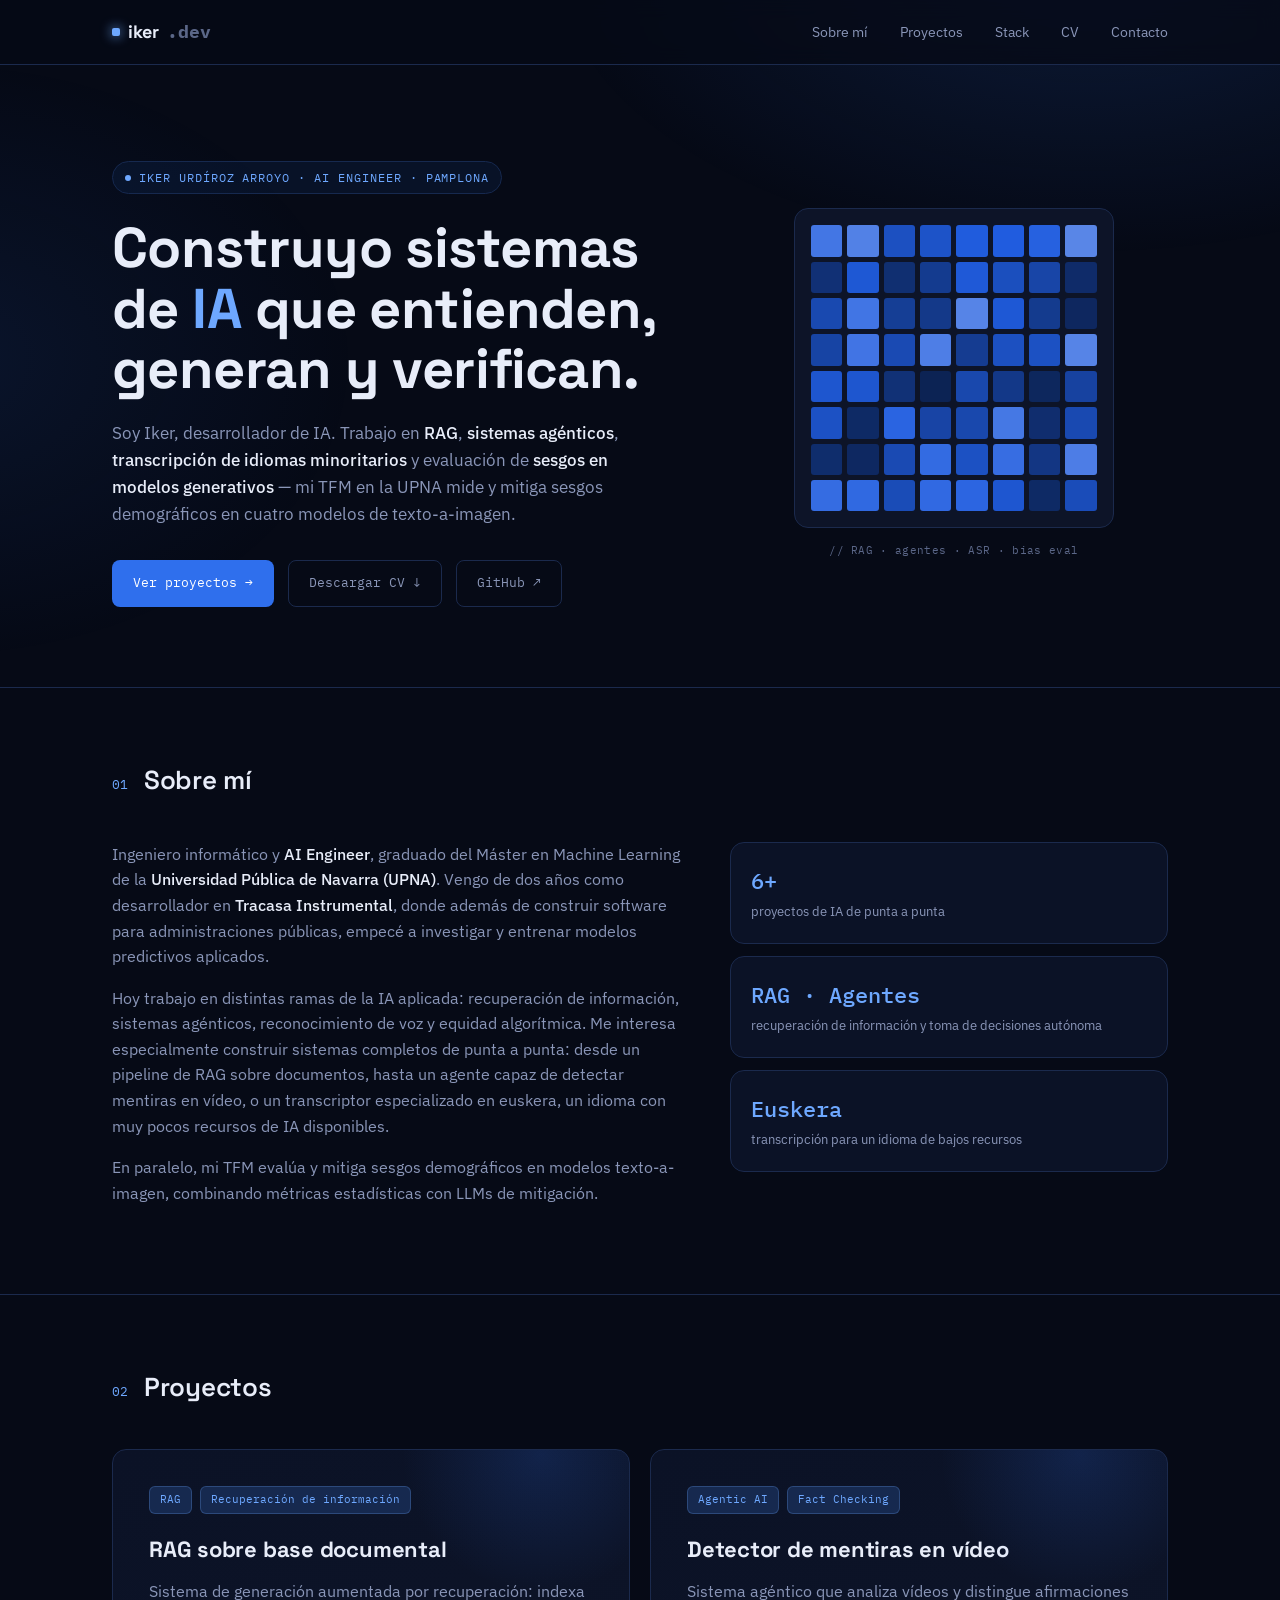
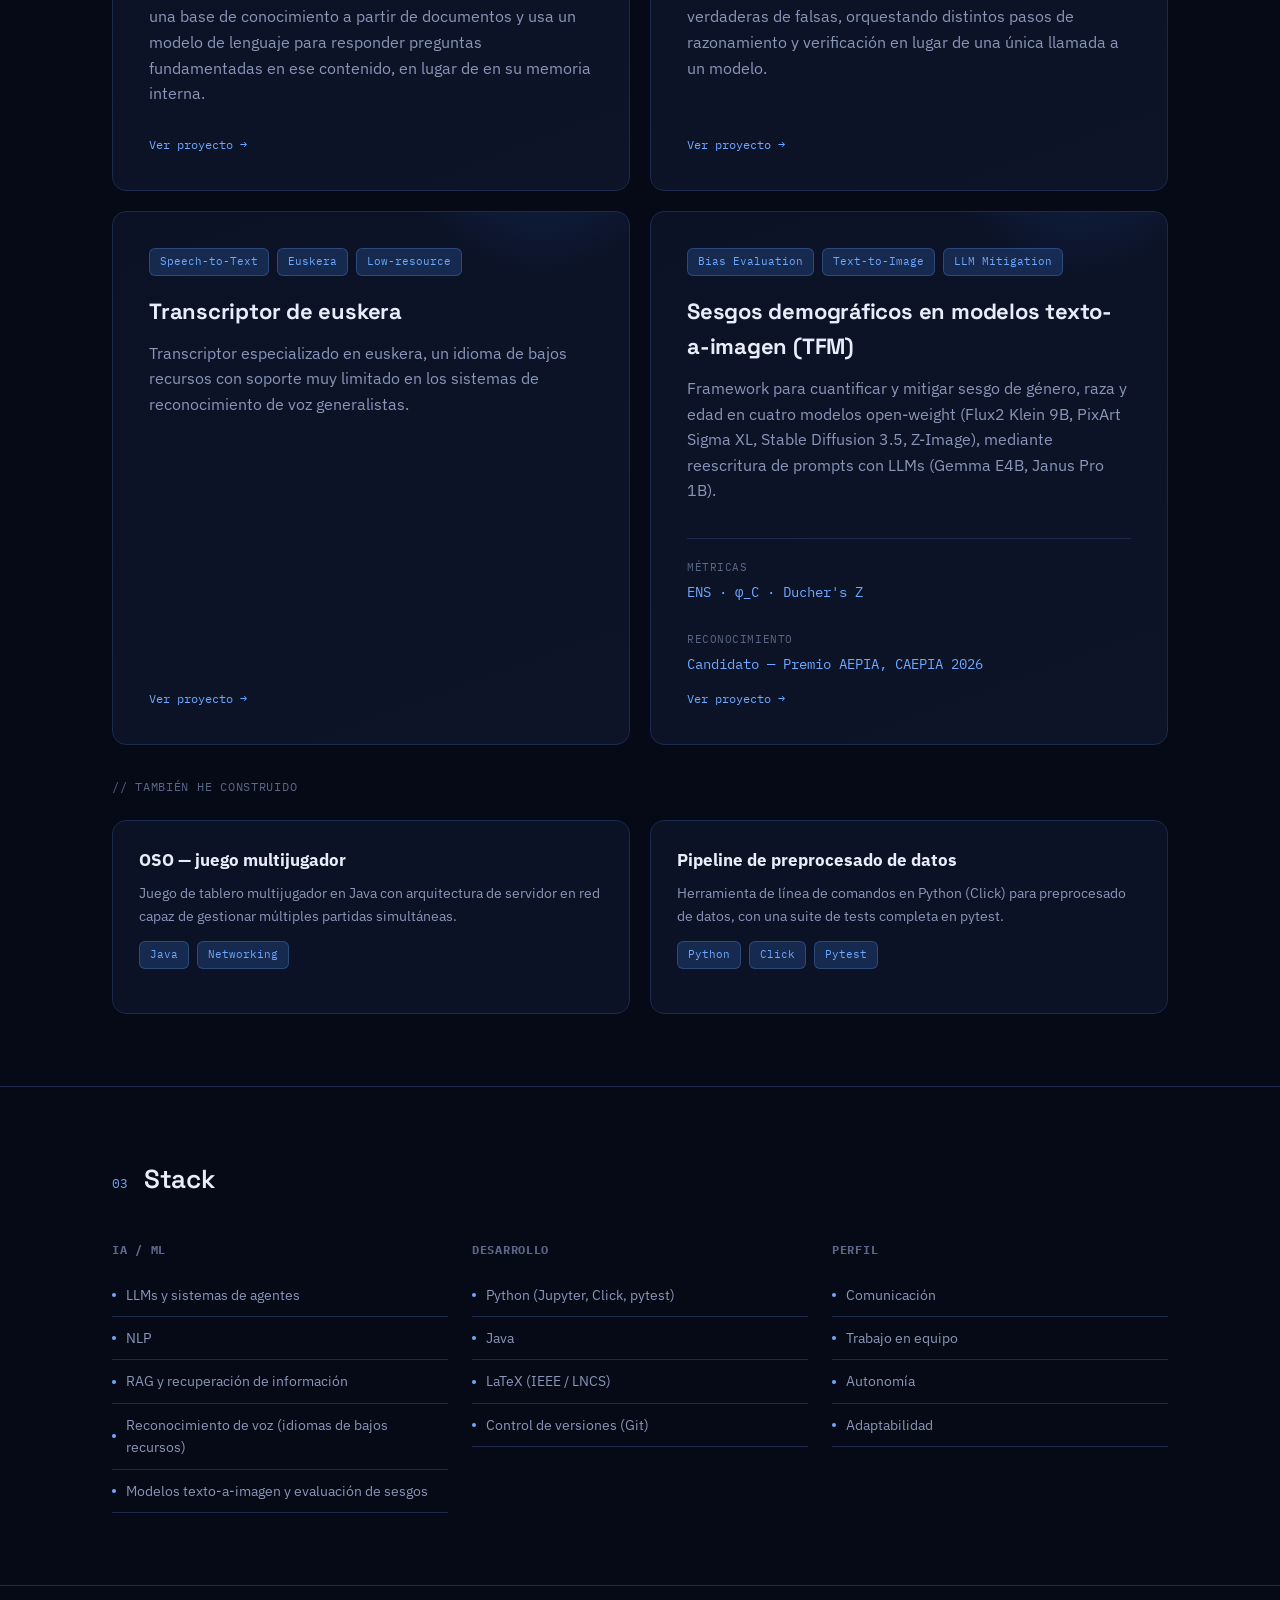
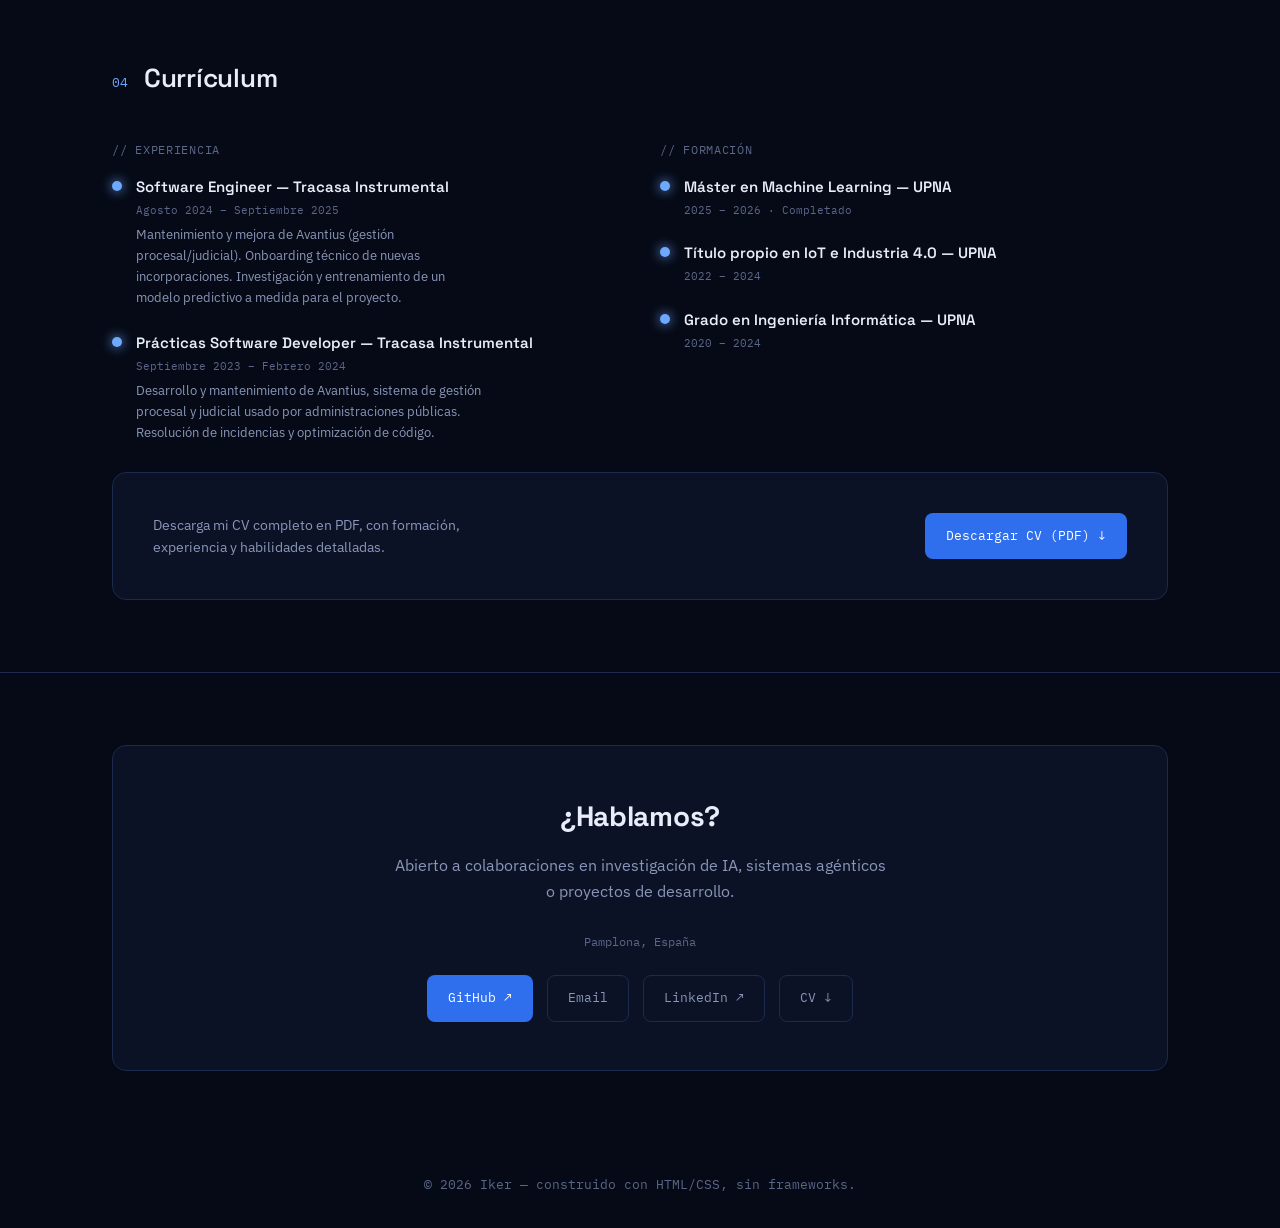
<file: index.html>
<!DOCTYPE html>
<html lang="es">
<head>
<meta charset="UTF-8">
<meta name="viewport" content="width=device-width, initial-scale=1.0">
<title>Iker Urdíroz Arroyo — AI Engineer</title>
<link rel="preconnect" href="https://fonts.googleapis.com">
<link rel="preconnect" href="https://fonts.gstatic.com" crossorigin>
<link href="https://fonts.googleapis.com/css2?family=Space+Grotesk:wght@400;500;600;700&family=IBM+Plex+Sans:wght@400;500;600&family=IBM+Plex+Mono:wght@400;500&display=swap" rel="stylesheet">
<link rel="stylesheet" href="styles.css">
</head>
<body>

<nav>
  <div class="wrap">
    <div class="brand"><span class="dot"></span>iker<span class="mono" style="color:var(--text-faint)">.dev</span></div>
    <div class="navlinks">
      <a href="#about">Sobre mí</a>
      <a href="#proyectos">Proyectos</a>
      <a href="#skills">Stack</a>
      <a href="#cv">CV</a>
      <a href="#contacto">Contacto</a>
    </div>
  </div>
</nav>

<div class="wrap">
  <header class="hero">
    <div>
      <div class="eyebrow"><span class="pulse"></span>Iker Urdíroz Arroyo · AI Engineer · Pamplona</div>
      <h1 class="title">Construyo sistemas de <span class="accent">IA</span> que entienden, generan y verifican.</h1>
      <p class="lede">Soy Iker, desarrollador de IA. Trabajo en <strong>RAG</strong>, <strong>sistemas agénticos</strong>, <strong>transcripción de idiomas minoritarios</strong> y evaluación de <strong>sesgos en modelos generativos</strong> — mi TFM en la UPNA mide y mitiga sesgos demográficos en cuatro modelos de texto-a-imagen.</p>
      <div class="cta-row">
        <a href="#proyectos" class="btn btn-primary">Ver proyectos →</a>
        <a href="Iker_Urdiroz_CV_Final.pdf" class="btn btn-ghost" download>Descargar CV ↓</a>
        <a href="https://github.com/ikerua" class="btn btn-ghost">GitHub ↗</a>
      </div>
    </div>
    <div class="heatmap-wrap">
      <div class="heatmap" id="heatmap"></div>
      <div class="heatmap-caption">// RAG · agentes · ASR · bias eval</div>
    </div>
  </header>
</div>

<section id="about">
  <div class="wrap">
    <div class="section-head"><span class="section-num">01</span><h2>Sobre mí</h2></div>
    <div class="about-grid">
      <div class="about-text">
        <p>Ingeniero informático y <strong>AI Engineer</strong>, graduado del Máster en Machine Learning de la <strong>Universidad Pública de Navarra (UPNA)</strong>. Vengo de dos años como desarrollador en <strong>Tracasa Instrumental</strong>, donde además de construir software para administraciones públicas, empecé a investigar y entrenar modelos predictivos aplicados.</p>
        <p>Hoy trabajo en distintas ramas de la IA aplicada: recuperación de información, sistemas agénticos, reconocimiento de voz y equidad algorítmica. Me interesa especialmente construir sistemas completos de punta a punta: desde un pipeline de RAG sobre documentos, hasta un agente capaz de detectar mentiras en vídeo, o un transcriptor especializado en euskera, un idioma con muy pocos recursos de IA disponibles.</p>
        <p>En paralelo, mi TFM evalúa y mitiga sesgos demográficos en modelos texto-a-imagen, combinando métricas estadísticas con LLMs de mitigación.</p>
      </div>
      <div>
        <div class="stat-card"><div class="k">6+</div><div class="v">proyectos de IA de punta a punta</div></div>
        <div class="stat-card"><div class="k">RAG · Agentes</div><div class="v">recuperación de información y toma de decisiones autónoma</div></div>
        <div class="stat-card"><div class="k">Euskera</div><div class="v">transcripción para un idioma de bajos recursos</div></div>
      </div>
    </div>
  </div>
</section>

<section id="proyectos">
  <div class="wrap">
    <div class="section-head"><span class="section-num">02</span><h2>Proyectos</h2></div>

    <div class="feature-grid">

      <a href="proyectos/rag.html" class="project-feature">
        <div class="tag-row">
          <span class="tag">RAG</span>
          <span class="tag">Recuperación de información</span>
        </div>
        <h3>RAG sobre base documental</h3>
        <p>Sistema de generación aumentada por recuperación: indexa una base de conocimiento a partir de documentos y usa un modelo de lenguaje para responder preguntas fundamentadas en ese contenido, en lugar de en su memoria interna.</p>
        <span class="card-link">Ver proyecto →</span>
      </a>

      <a href="proyectos/fact-detector.html" class="project-feature">
        <div class="tag-row">
          <span class="tag">Agentic AI</span>
          <span class="tag">Fact Checking</span>
        </div>
        <h3>Detector de mentiras en vídeo</h3>
        <p>Sistema agéntico que analiza vídeos y distingue afirmaciones verdaderas de falsas, orquestando distintos pasos de razonamiento y verificación en lugar de una única llamada a un modelo.</p>
        <span class="card-link">Ver proyecto →</span>
      </a>

      <a href="proyectos/euskera.html" class="project-feature">
        <div class="tag-row">
          <span class="tag">Speech-to-Text</span>
          <span class="tag">Euskera</span>
          <span class="tag">Low-resource</span>
        </div>
        <h3>Transcriptor de euskera</h3>
        <p>Transcriptor especializado en euskera, un idioma de bajos recursos con soporte muy limitado en los sistemas de reconocimiento de voz generalistas.</p>
        <span class="card-link">Ver proyecto →</span>
      </a>

      <a href="proyectos/tfm.html" class="project-feature">
        <div class="tag-row">
          <span class="tag">Bias Evaluation</span>
          <span class="tag">Text-to-Image</span>
          <span class="tag">LLM Mitigation</span>
        </div>
        <h3>Sesgos demográficos en modelos texto-a-imagen (TFM)</h3>
        <p>Framework para cuantificar y mitigar sesgo de género, raza y edad en cuatro modelos open-weight (Flux2 Klein 9B, PixArt Sigma XL, Stable Diffusion 3.5, Z-Image), mediante reescritura de prompts con LLMs (Gemma E4B, Janus Pro 1B).</p>
        <div class="metric-row">
          <div class="metric"><div class="m-label">Métricas</div><div class="m-val">ENS · φ_C · Ducher's Z</div></div>
          <div class="metric"><div class="m-label">Reconocimiento</div><div class="m-val">Candidato — Premio AEPIA, CAEPIA 2026</div></div>
        </div>
        <span class="card-link">Ver proyecto →</span>
      </a>

    </div>

    <div class="sub-label">// también he construido</div>
    <div class="project-grid">
      <div class="project-card">
        <h4>OSO — juego multijugador</h4>
        <p>Juego de tablero multijugador en Java con arquitectura de servidor en red capaz de gestionar múltiples partidas simultáneas.</p>
        <div class="tag-row"><span class="tag">Java</span><span class="tag">Networking</span></div>
      </div>
      <div class="project-card">
        <h4>Pipeline de preprocesado de datos</h4>
        <p>Herramienta de línea de comandos en Python (Click) para preprocesado de datos, con una suite de tests completa en pytest.</p>
        <div class="tag-row"><span class="tag">Python</span><span class="tag">Click</span><span class="tag">Pytest</span></div>
      </div>
    </div>
  </div>
</section>

<section id="skills">
  <div class="wrap">
    <div class="section-head"><span class="section-num">03</span><h2>Stack</h2></div>
    <div class="skills-grid">
      <div class="skill-col">
        <h4>IA / ML</h4>
        <ul>
          <li>LLMs y sistemas de agentes</li>
          <li>NLP</li>
          <li>RAG y recuperación de información</li>
          <li>Reconocimiento de voz (idiomas de bajos recursos)</li>
          <li>Modelos texto-a-imagen y evaluación de sesgos</li>
        </ul>
      </div>
      <div class="skill-col">
        <h4>Desarrollo</h4>
        <ul>
          <li>Python (Jupyter, Click, pytest)</li>
          <li>Java</li>
          <li>LaTeX (IEEE / LNCS)</li>
          <li>Control de versiones (Git)</li>
        </ul>
      </div>
      <div class="skill-col">
        <h4>Perfil</h4>
        <ul>
          <li>Comunicación</li>
          <li>Trabajo en equipo</li>
          <li>Autonomía</li>
          <li>Adaptabilidad</li>
        </ul>
      </div>
    </div>
  </div>
</section>

<section id="cv">
  <div class="wrap">
    <div class="section-head"><span class="section-num">04</span><h2>Currículum</h2></div>

    <div class="cv-columns">
      <div>
        <div class="sub-label" style="margin-top:0;">// experiencia</div>
        <div class="timeline-item">
          <div class="timeline-dot"></div>
          <div>
            <div class="timeline-title">Software Engineer — Tracasa Instrumental</div>
            <div class="timeline-sub">Agosto 2024 – Septiembre 2025</div>
            <div class="timeline-desc">Mantenimiento y mejora de Avantius (gestión procesal/judicial). Onboarding técnico de nuevas incorporaciones. Investigación y entrenamiento de un modelo predictivo a medida para el proyecto.</div>
          </div>
        </div>
        <div class="timeline-item">
          <div class="timeline-dot"></div>
          <div>
            <div class="timeline-title">Prácticas Software Developer — Tracasa Instrumental</div>
            <div class="timeline-sub">Septiembre 2023 – Febrero 2024</div>
            <div class="timeline-desc">Desarrollo y mantenimiento de Avantius, sistema de gestión procesal y judicial usado por administraciones públicas. Resolución de incidencias y optimización de código.</div>
          </div>
        </div>
      </div>

      <div>
        <div class="sub-label" style="margin-top:0;">// formación</div>
        <div class="timeline-item">
          <div class="timeline-dot"></div>
          <div>
            <div class="timeline-title">Máster en Machine Learning — UPNA</div>
            <div class="timeline-sub">2025 – 2026 · Completado</div>
          </div>
        </div>
        <div class="timeline-item">
          <div class="timeline-dot"></div>
          <div>
            <div class="timeline-title">Título propio en IoT e Industria 4.0 — UPNA</div>
            <div class="timeline-sub">2022 – 2024</div>
          </div>
        </div>
        <div class="timeline-item">
          <div class="timeline-dot"></div>
          <div>
            <div class="timeline-title">Grado en Ingeniería Informática — UPNA</div>
            <div class="timeline-sub">2020 – 2024</div>
          </div>
        </div>
      </div>
    </div>

    <div class="cv-box">
      <p class="cv-note">Descarga mi CV completo en PDF, con formación, experiencia y habilidades detalladas.</p>
      <a href="Iker_Urdiroz_CV_Final.pdf" class="btn btn-primary cv-btn" download>Descargar CV (PDF) ↓</a>
    </div>
  </div>
</section>

<section id="contacto">
  <div class="wrap">
    <div class="contact-box">
      <h2>¿Hablamos?</h2>
      <p>Abierto a colaboraciones en investigación de IA, sistemas agénticos o proyectos de desarrollo.</p>
      <div class="contact-meta mono">Pamplona, España</div>
      <div class="contact-links">
        <a href="https://github.com/ikerua" class="btn btn-primary">GitHub ↗</a>
        <a href="mailto:ikerurdirozarroyo@gmail.com" class="btn btn-ghost">Email</a>
        <a href="https://www.linkedin.com/in/iker-urdiroz-arroyo" class="btn btn-ghost">LinkedIn ↗</a>
        <a href="Iker_Urdiroz_CV_Final.pdf" class="btn btn-ghost" download>CV ↓</a>
      </div>
    </div>
  </div>
</section>

<footer>
  <div class="wrap mono">© 2026 Iker — construido con HTML/CSS, sin frameworks.</div>
</footer>

<script>
  // build heatmap grid with pseudo-random blue intensities, deterministic seed
  const grid = document.getElementById('heatmap');
  const N = 64;
  let seed = 42;
  function rand(){ seed = (seed * 9301 + 49297) % 233280; return seed / 233280; }
  for(let i=0;i<N;i++){
    const cell = document.createElement('div');
    cell.className = 'cell';
    const intensity = rand();
    const light = 18 + intensity*45;
    cell.style.background = `hsl(221, 75%, ${light}%)`;
    cell.style.animationDelay = (rand()*5).toFixed(2)+'s';
    grid.appendChild(cell);
  }
</script>

</body>
</html>
</file>
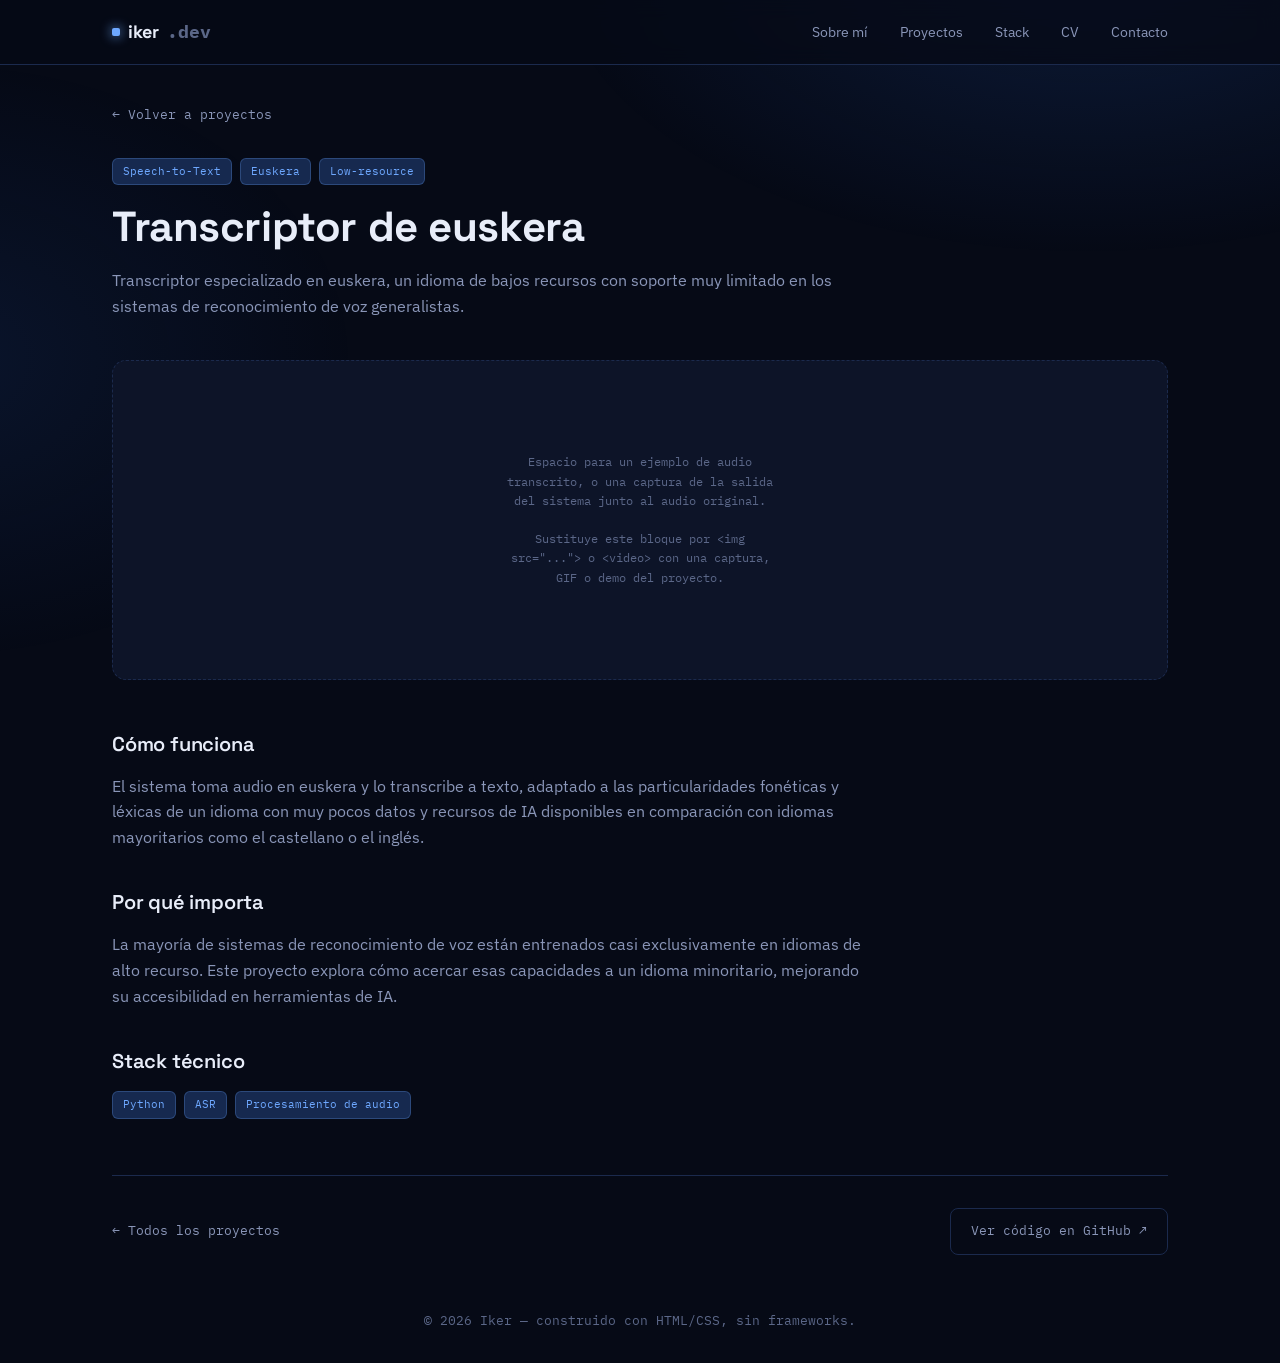
<file: euskera.html>
<!DOCTYPE html>
<html lang="es">
<head>
<meta charset="UTF-8">
<meta name="viewport" content="width=device-width, initial-scale=1.0">
<title>Transcriptor de euskera — Iker Urdíroz Arroyo</title>
<link rel="preconnect" href="https://fonts.googleapis.com">
<link rel="preconnect" href="https://fonts.gstatic.com" crossorigin>
<link href="https://fonts.googleapis.com/css2?family=Space+Grotesk:wght@400;500;600;700&family=IBM+Plex+Sans:wght@400;500;600&family=IBM+Plex+Mono:wght@400;500&display=swap" rel="stylesheet">
<link rel="stylesheet" href="../styles.css">
</head>
<body>

<nav>
  <div class="wrap">
    <a href="../index.html" class="brand"><span class="dot"></span>iker<span class="mono" style="color:var(--text-faint)">.dev</span></a>
    <div class="navlinks">
      <a href="../index.html#about">Sobre mí</a>
      <a href="../index.html#proyectos">Proyectos</a>
      <a href="../index.html#skills">Stack</a>
      <a href="../index.html#cv">CV</a>
      <a href="../index.html#contacto">Contacto</a>
    </div>
  </div>
</nav>

<div class="wrap">
  <a href="../index.html#proyectos" class="back-link">← Volver a proyectos</a>

  <div class="project-hero">
    <div class="tag-row">
      <span class="tag">Speech-to-Text</span>
          <span class="tag">Euskera</span>
          <span class="tag">Low-resource</span>
    </div>
    <h1 class="project-title">Transcriptor de euskera</h1>
    <p class="project-lede">Transcriptor especializado en euskera, un idioma de bajos recursos con soporte muy limitado en los sistemas de reconocimiento de voz generalistas.</p>
  </div>

  <div class="media-placeholder">
    <div class="media-box">
      <span class="media-label">Espacio para un ejemplo de audio transcrito, o una captura de la salida del sistema junto al audio original.<br><br>Sustituye este bloque por &lt;img src="..."&gt; o &lt;video&gt; con una captura, GIF o demo del proyecto.</span>
    </div>
  </div>

  <div class="project-body">
      <h2>Cómo funciona</h2>
      <p>El sistema toma audio en euskera y lo transcribe a texto, adaptado a las particularidades fonéticas y léxicas de un idioma con muy pocos datos y recursos de IA disponibles en comparación con idiomas mayoritarios como el castellano o el inglés.</p>
      <h2>Por qué importa</h2>
      <p>La mayoría de sistemas de reconocimiento de voz están entrenados casi exclusivamente en idiomas de alto recurso. Este proyecto explora cómo acercar esas capacidades a un idioma minoritario, mejorando su accesibilidad en herramientas de IA.</p>
      <h2>Stack técnico</h2>
      <div class="tag-row">
          <span class="tag">Python</span>
          <span class="tag">ASR</span>
          <span class="tag">Procesamiento de audio</span>
      </div>
  </div>

  <div class="project-nav-footer">
    <a href="../index.html#proyectos" class="back-link" style="margin:0;">← Todos los proyectos</a>
    <a href="https://github.com/ikerua" class="btn btn-ghost">Ver código en GitHub ↗</a>
  </div>
</div>

<footer>
  <div class="wrap mono">© 2026 Iker — construido con HTML/CSS, sin frameworks.</div>
</footer>

</body>
</html>
</file>
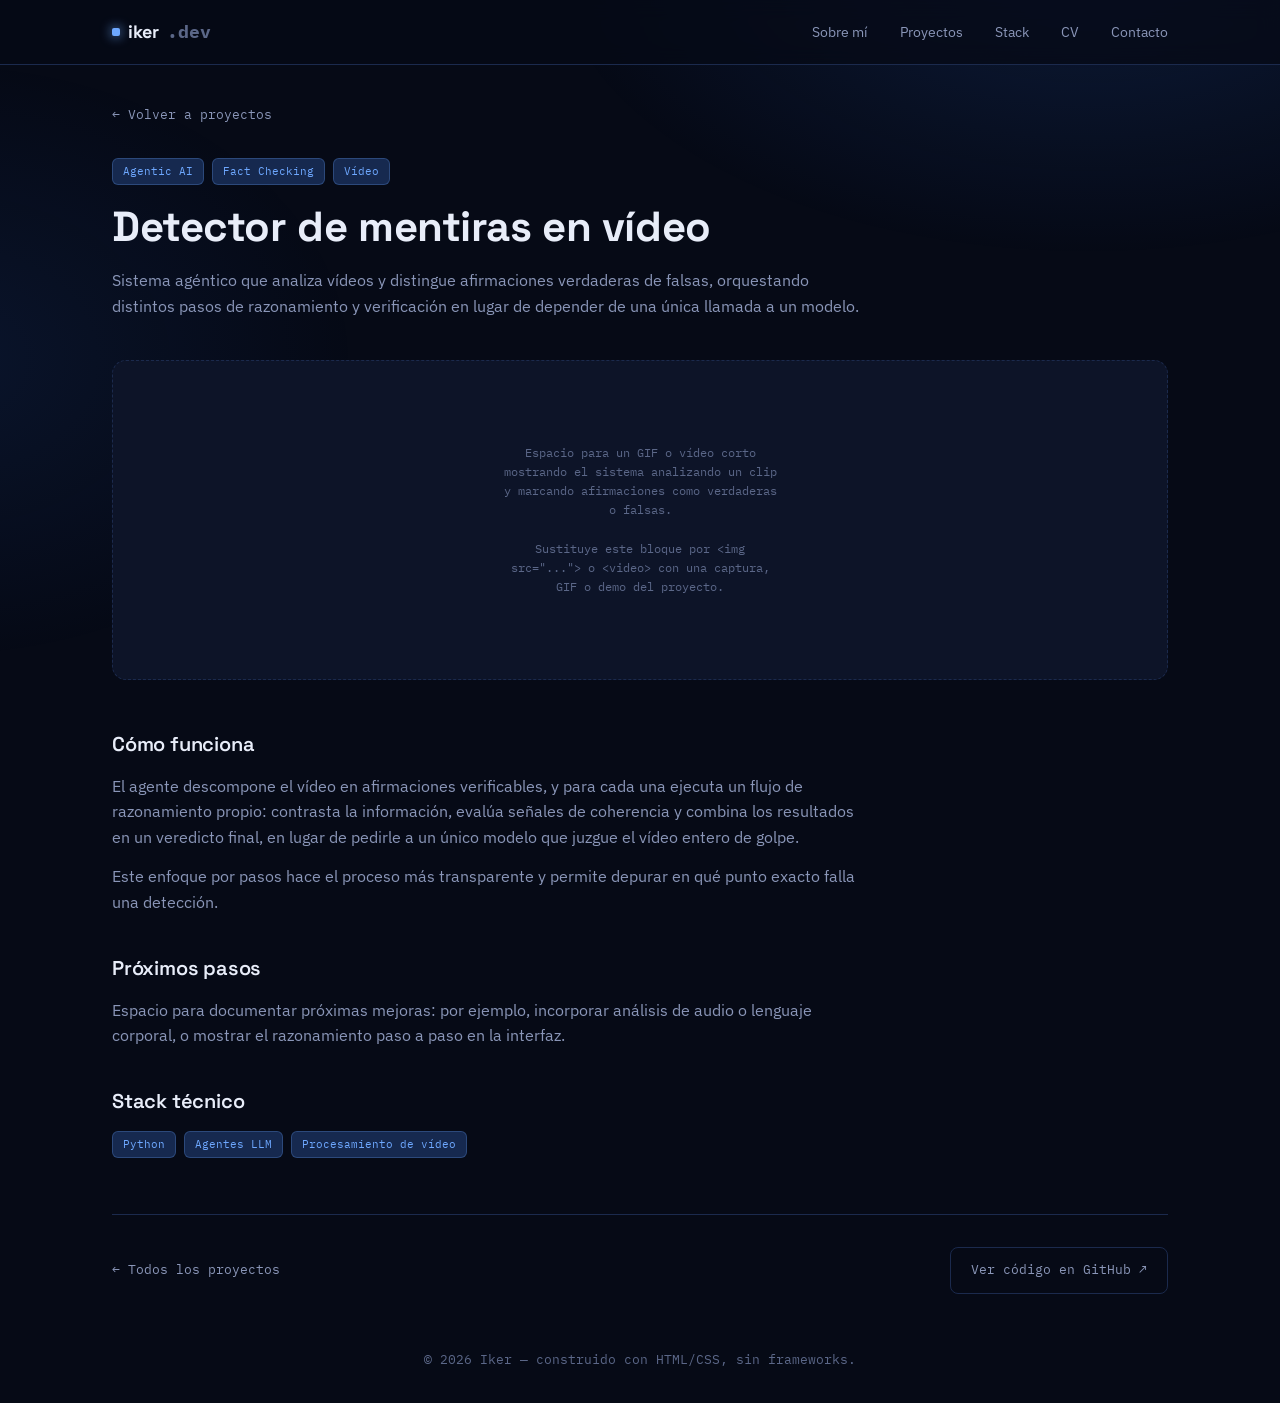
<file: fact-detector.html>
<!DOCTYPE html>
<html lang="es">
<head>
<meta charset="UTF-8">
<meta name="viewport" content="width=device-width, initial-scale=1.0">
<title>Detector de mentiras en vídeo — Iker Urdíroz Arroyo</title>
<link rel="preconnect" href="https://fonts.googleapis.com">
<link rel="preconnect" href="https://fonts.gstatic.com" crossorigin>
<link href="https://fonts.googleapis.com/css2?family=Space+Grotesk:wght@400;500;600;700&family=IBM+Plex+Sans:wght@400;500;600&family=IBM+Plex+Mono:wght@400;500&display=swap" rel="stylesheet">
<link rel="stylesheet" href="../styles.css">
</head>
<body>

<nav>
  <div class="wrap">
    <a href="../index.html" class="brand"><span class="dot"></span>iker<span class="mono" style="color:var(--text-faint)">.dev</span></a>
    <div class="navlinks">
      <a href="../index.html#about">Sobre mí</a>
      <a href="../index.html#proyectos">Proyectos</a>
      <a href="../index.html#skills">Stack</a>
      <a href="../index.html#cv">CV</a>
      <a href="../index.html#contacto">Contacto</a>
    </div>
  </div>
</nav>

<div class="wrap">
  <a href="../index.html#proyectos" class="back-link">← Volver a proyectos</a>

  <div class="project-hero">
    <div class="tag-row">
      <span class="tag">Agentic AI</span>
          <span class="tag">Fact Checking</span>
          <span class="tag">Vídeo</span>
    </div>
    <h1 class="project-title">Detector de mentiras en vídeo</h1>
    <p class="project-lede">Sistema agéntico que analiza vídeos y distingue afirmaciones verdaderas de falsas, orquestando distintos pasos de razonamiento y verificación en lugar de depender de una única llamada a un modelo.</p>
  </div>

  <div class="media-placeholder">
    <div class="media-box">
      <span class="media-label">Espacio para un GIF o vídeo corto mostrando el sistema analizando un clip y marcando afirmaciones como verdaderas o falsas.<br><br>Sustituye este bloque por &lt;img src="..."&gt; o &lt;video&gt; con una captura, GIF o demo del proyecto.</span>
    </div>
  </div>

  <div class="project-body">
      <h2>Cómo funciona</h2>
      <p>El agente descompone el vídeo en afirmaciones verificables, y para cada una ejecuta un flujo de razonamiento propio: contrasta la información, evalúa señales de coherencia y combina los resultados en un veredicto final, en lugar de pedirle a un único modelo que juzgue el vídeo entero de golpe.</p>
      <p>Este enfoque por pasos hace el proceso más transparente y permite depurar en qué punto exacto falla una detección.</p>
      <h2>Próximos pasos</h2>
      <p>Espacio para documentar próximas mejoras: por ejemplo, incorporar análisis de audio o lenguaje corporal, o mostrar el razonamiento paso a paso en la interfaz.</p>
      <h2>Stack técnico</h2>
      <div class="tag-row">
          <span class="tag">Python</span>
          <span class="tag">Agentes LLM</span>
          <span class="tag">Procesamiento de vídeo</span>
      </div>
  </div>

  <div class="project-nav-footer">
    <a href="../index.html#proyectos" class="back-link" style="margin:0;">← Todos los proyectos</a>
    <a href="https://github.com/ikerua" class="btn btn-ghost">Ver código en GitHub ↗</a>
  </div>
</div>

<footer>
  <div class="wrap mono">© 2026 Iker — construido con HTML/CSS, sin frameworks.</div>
</footer>

</body>
</html>
</file>
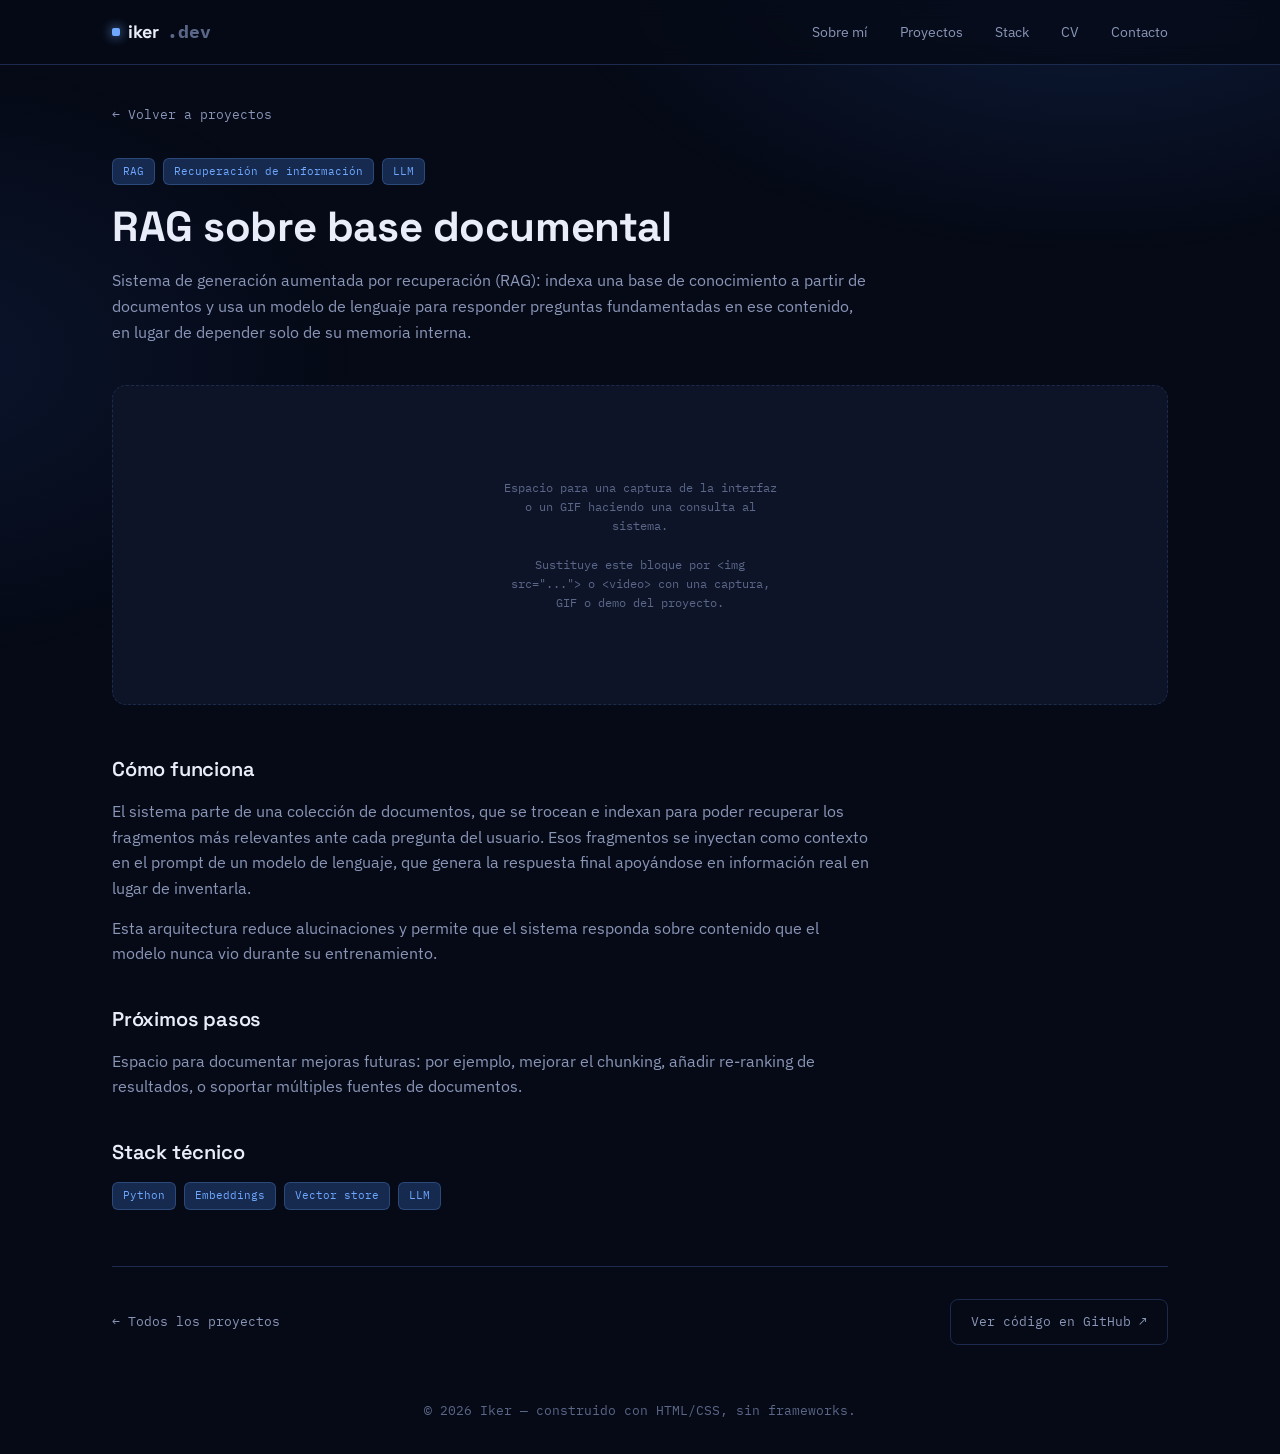
<file: rag.html>
<!DOCTYPE html>
<html lang="es">
<head>
<meta charset="UTF-8">
<meta name="viewport" content="width=device-width, initial-scale=1.0">
<title>RAG sobre base documental — Iker Urdíroz Arroyo</title>
<link rel="preconnect" href="https://fonts.googleapis.com">
<link rel="preconnect" href="https://fonts.gstatic.com" crossorigin>
<link href="https://fonts.googleapis.com/css2?family=Space+Grotesk:wght@400;500;600;700&family=IBM+Plex+Sans:wght@400;500;600&family=IBM+Plex+Mono:wght@400;500&display=swap" rel="stylesheet">
<link rel="stylesheet" href="../styles.css">
</head>
<body>

<nav>
  <div class="wrap">
    <a href="../index.html" class="brand"><span class="dot"></span>iker<span class="mono" style="color:var(--text-faint)">.dev</span></a>
    <div class="navlinks">
      <a href="../index.html#about">Sobre mí</a>
      <a href="../index.html#proyectos">Proyectos</a>
      <a href="../index.html#skills">Stack</a>
      <a href="../index.html#cv">CV</a>
      <a href="../index.html#contacto">Contacto</a>
    </div>
  </div>
</nav>

<div class="wrap">
  <a href="../index.html#proyectos" class="back-link">← Volver a proyectos</a>

  <div class="project-hero">
    <div class="tag-row">
      <span class="tag">RAG</span>
          <span class="tag">Recuperación de información</span>
          <span class="tag">LLM</span>
    </div>
    <h1 class="project-title">RAG sobre base documental</h1>
    <p class="project-lede">Sistema de generación aumentada por recuperación (RAG): indexa una base de conocimiento a partir de documentos y usa un modelo de lenguaje para responder preguntas fundamentadas en ese contenido, en lugar de depender solo de su memoria interna.</p>
  </div>

  <div class="media-placeholder">
    <div class="media-box">
      <span class="media-label">Espacio para una captura de la interfaz o un GIF haciendo una consulta al sistema.<br><br>Sustituye este bloque por &lt;img src="..."&gt; o &lt;video&gt; con una captura, GIF o demo del proyecto.</span>
    </div>
  </div>

  <div class="project-body">
      <h2>Cómo funciona</h2>
      <p>El sistema parte de una colección de documentos, que se trocean e indexan para poder recuperar los fragmentos más relevantes ante cada pregunta del usuario. Esos fragmentos se inyectan como contexto en el prompt de un modelo de lenguaje, que genera la respuesta final apoyándose en información real en lugar de inventarla.</p>
      <p>Esta arquitectura reduce alucinaciones y permite que el sistema responda sobre contenido que el modelo nunca vio durante su entrenamiento.</p>
      <h2>Próximos pasos</h2>
      <p>Espacio para documentar mejoras futuras: por ejemplo, mejorar el chunking, añadir re-ranking de resultados, o soportar múltiples fuentes de documentos.</p>
      <h2>Stack técnico</h2>
      <div class="tag-row">
          <span class="tag">Python</span>
          <span class="tag">Embeddings</span>
          <span class="tag">Vector store</span>
          <span class="tag">LLM</span>
      </div>
  </div>

  <div class="project-nav-footer">
    <a href="../index.html#proyectos" class="back-link" style="margin:0;">← Todos los proyectos</a>
    <a href="https://github.com/ikerua" class="btn btn-ghost">Ver código en GitHub ↗</a>
  </div>
</div>

<footer>
  <div class="wrap mono">© 2026 Iker — construido con HTML/CSS, sin frameworks.</div>
</footer>

</body>
</html>
</file>
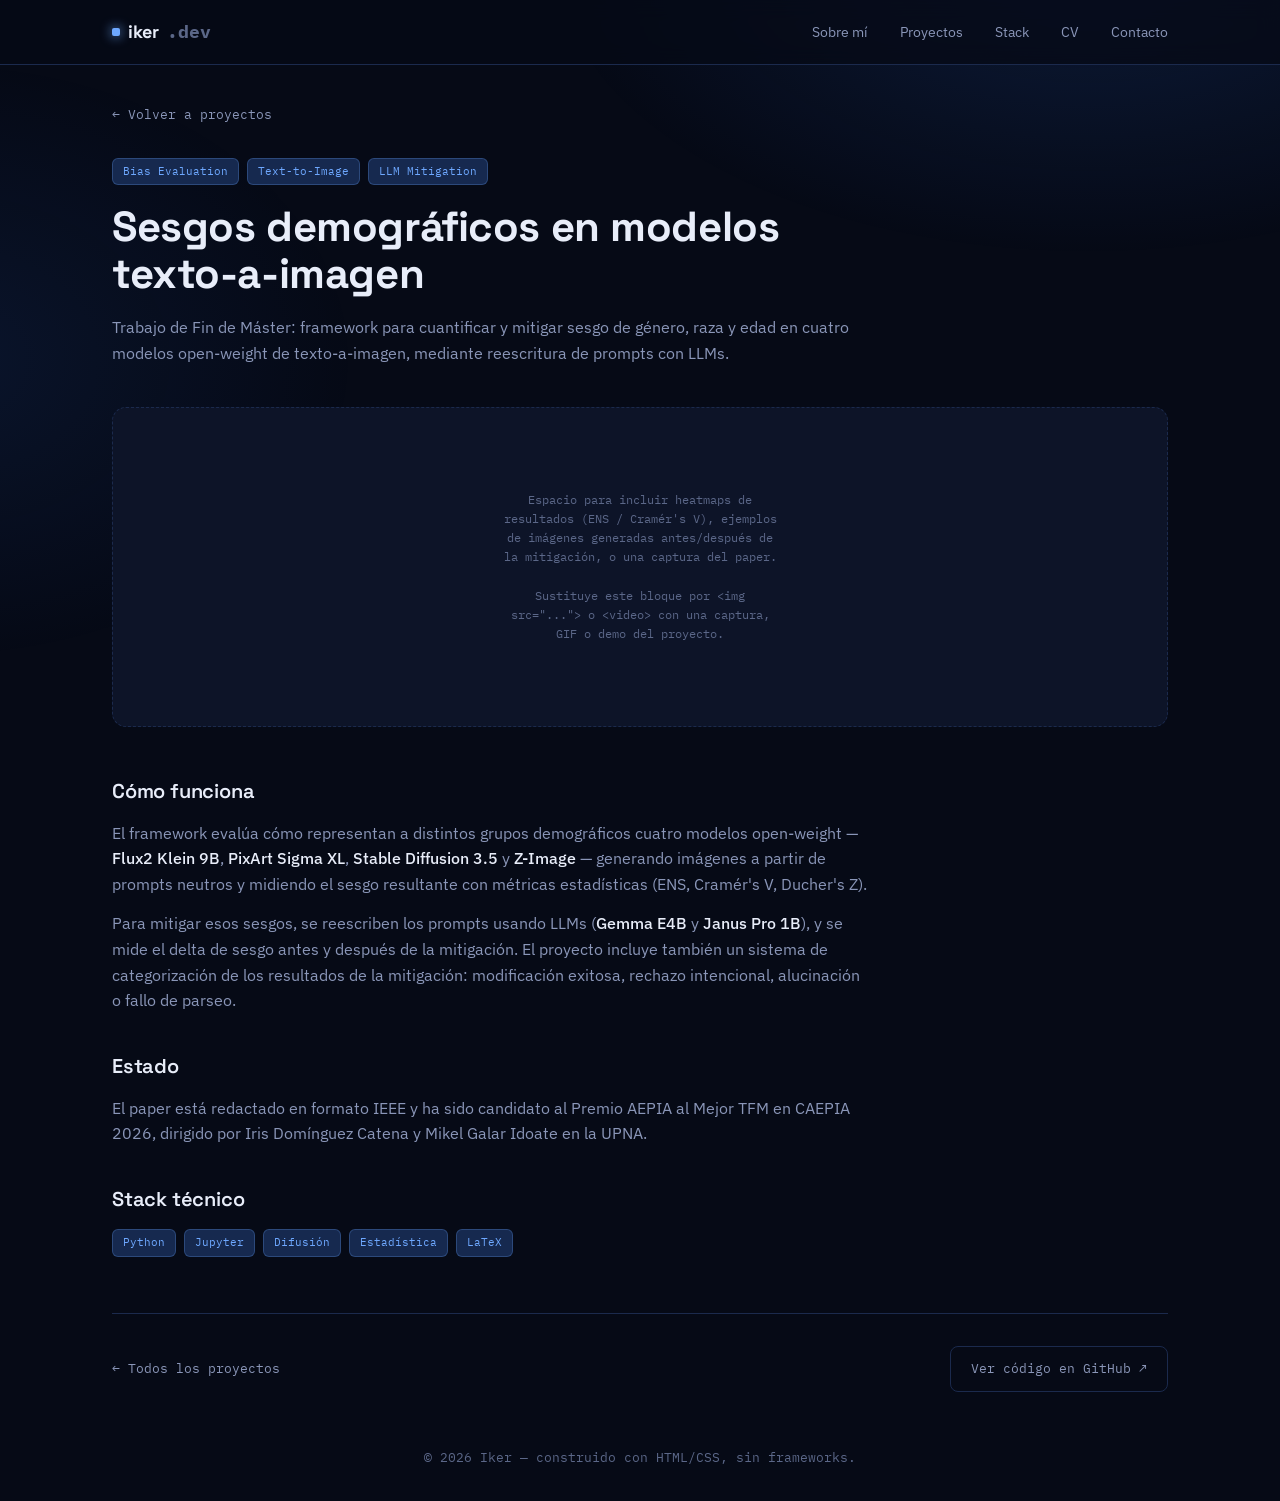
<file: tfm.html>
<!DOCTYPE html>
<html lang="es">
<head>
<meta charset="UTF-8">
<meta name="viewport" content="width=device-width, initial-scale=1.0">
<title>Sesgos demográficos en modelos texto-a-imagen — Iker Urdíroz Arroyo</title>
<link rel="preconnect" href="https://fonts.googleapis.com">
<link rel="preconnect" href="https://fonts.gstatic.com" crossorigin>
<link href="https://fonts.googleapis.com/css2?family=Space+Grotesk:wght@400;500;600;700&family=IBM+Plex+Sans:wght@400;500;600&family=IBM+Plex+Mono:wght@400;500&display=swap" rel="stylesheet">
<link rel="stylesheet" href="../styles.css">
</head>
<body>

<nav>
  <div class="wrap">
    <a href="../index.html" class="brand"><span class="dot"></span>iker<span class="mono" style="color:var(--text-faint)">.dev</span></a>
    <div class="navlinks">
      <a href="../index.html#about">Sobre mí</a>
      <a href="../index.html#proyectos">Proyectos</a>
      <a href="../index.html#skills">Stack</a>
      <a href="../index.html#cv">CV</a>
      <a href="../index.html#contacto">Contacto</a>
    </div>
  </div>
</nav>

<div class="wrap">
  <a href="../index.html#proyectos" class="back-link">← Volver a proyectos</a>

  <div class="project-hero">
    <div class="tag-row">
      <span class="tag">Bias Evaluation</span>
          <span class="tag">Text-to-Image</span>
          <span class="tag">LLM Mitigation</span>
    </div>
    <h1 class="project-title">Sesgos demográficos en modelos texto-a-imagen</h1>
    <p class="project-lede">Trabajo de Fin de Máster: framework para cuantificar y mitigar sesgo de género, raza y edad en cuatro modelos open-weight de texto-a-imagen, mediante reescritura de prompts con LLMs.</p>
  </div>

  <div class="media-placeholder">
    <div class="media-box">
      <span class="media-label">Espacio para incluir heatmaps de resultados (ENS / Cramér's V), ejemplos de imágenes generadas antes/después de la mitigación, o una captura del paper.<br><br>Sustituye este bloque por &lt;img src="..."&gt; o &lt;video&gt; con una captura, GIF o demo del proyecto.</span>
    </div>
  </div>

  <div class="project-body">
      <h2>Cómo funciona</h2>
      <p>El framework evalúa cómo representan a distintos grupos demográficos cuatro modelos open-weight — <strong>Flux2 Klein 9B</strong>, <strong>PixArt Sigma XL</strong>, <strong>Stable Diffusion 3.5</strong> y <strong>Z-Image</strong> — generando imágenes a partir de prompts neutros y midiendo el sesgo resultante con métricas estadísticas (ENS, Cramér's V, Ducher's Z).</p>
      <p>Para mitigar esos sesgos, se reescriben los prompts usando LLMs (<strong>Gemma E4B</strong> y <strong>Janus Pro 1B</strong>), y se mide el delta de sesgo antes y después de la mitigación. El proyecto incluye también un sistema de categorización de los resultados de la mitigación: modificación exitosa, rechazo intencional, alucinación o fallo de parseo.</p>
      <h2>Estado</h2>
      <p>El paper está redactado en formato IEEE y ha sido candidato al Premio AEPIA al Mejor TFM en CAEPIA 2026, dirigido por Iris Domínguez Catena y Mikel Galar Idoate en la UPNA.</p>
      <h2>Stack técnico</h2>
      <div class="tag-row">
          <span class="tag">Python</span>
          <span class="tag">Jupyter</span>
          <span class="tag">Difusión</span>
          <span class="tag">Estadística</span>
          <span class="tag">LaTeX</span>
      </div>
  </div>

  <div class="project-nav-footer">
    <a href="../index.html#proyectos" class="back-link" style="margin:0;">← Todos los proyectos</a>
    <a href="https://github.com/ikerua" class="btn btn-ghost">Ver código en GitHub ↗</a>
  </div>
</div>

<footer>
  <div class="wrap mono">© 2026 Iker — construido con HTML/CSS, sin frameworks.</div>
</footer>

</body>
</html>
</file>
<file: styles.css>
:root{
    --bg:#060a16;
    --bg-elevated:#0d1428;
    --bg-card:#0b1226;
    --blue-primary:#2f6fed;
    --blue-bright:#6ea8ff;
    --blue-dim:#16294f;
    --line:#1b2a4d;
    --text:#e8edf9;
    --text-muted:#8a96b8;
    --text-faint:#5b6788;
    --radius:14px;
  }
  *{box-sizing:border-box;margin:0;padding:0;}
  html{scroll-behavior:smooth;}
  body{
    background:var(--bg);
    color:var(--text);
    font-family:'IBM Plex Sans',sans-serif;
    line-height:1.6;
    -webkit-font-smoothing:antialiased;
    overflow-x:hidden;
  }
  ::selection{background:var(--blue-primary);color:#fff;}
  a{color:inherit;text-decoration:none;}
  h1,h2,h3{font-family:'Space Grotesk',sans-serif;letter-spacing:-0.01em;}
  .mono{font-family:'IBM Plex Mono',monospace;}

  /* background ambience */
  body::before{
    content:"";
    position:fixed;inset:0;
    background:
      radial-gradient(ellipse 900px 500px at 85% -5%, rgba(47,111,237,0.16), transparent 60%),
      radial-gradient(ellipse 700px 500px at -5% 40%, rgba(47,111,237,0.10), transparent 60%);
    pointer-events:none;
    z-index:0;
  }

  .wrap{max-width:1120px;margin:0 auto;padding:0 32px;position:relative;z-index:1;}

  /* NAV */
  nav{
    position:sticky;top:0;z-index:50;
    backdrop-filter:blur(10px);
    background:rgba(6,10,22,0.75);
    border-bottom:1px solid var(--line);
  }
  nav .wrap{display:flex;align-items:center;justify-content:space-between;height:64px;}
  .brand{font-family:'Space Grotesk',sans-serif;font-weight:700;font-size:18px;display:flex;align-items:center;gap:8px;}
  .brand .dot{width:8px;height:8px;border-radius:2px;background:var(--blue-bright);box-shadow:0 0 12px var(--blue-bright);}
  .navlinks{display:flex;gap:32px;font-size:14px;color:var(--text-muted);}
  .navlinks a{transition:color .2s;}
  .navlinks a:hover{color:var(--blue-bright);}
  @media(max-width:640px){.navlinks{display:none;}}

  /* HERO */
  header.hero{
    padding:96px 0 80px;
    position:relative;
    display:grid;
    grid-template-columns:1.15fr 0.85fr;
    gap:48px;
    align-items:center;
  }
  @media(max-width:900px){header.hero{grid-template-columns:1fr;padding:56px 0 48px;}}

  .eyebrow{
    display:inline-flex;align-items:center;gap:8px;
    font-family:'IBM Plex Mono',monospace;
    font-size:12px;letter-spacing:0.08em;text-transform:uppercase;
    color:var(--blue-bright);
    border:1px solid var(--blue-dim);
    background:rgba(47,111,237,0.08);
    padding:6px 12px;border-radius:999px;
    margin-bottom:24px;
  }
  .eyebrow span.pulse{width:6px;height:6px;border-radius:50%;background:var(--blue-bright);animation:pulse 2s infinite;}
  @keyframes pulse{0%,100%{opacity:1;}50%{opacity:0.3;}}

  h1.title{
    font-size:clamp(34px,5vw,56px);
    font-weight:700;
    line-height:1.08;
    margin-bottom:20px;
  }
  h1.title .accent{color:var(--blue-bright);}
  .lede{
    font-size:17px;
    color:var(--text-muted);
    max-width:52ch;
    margin-bottom:32px;
  }
  .lede strong{color:var(--text);font-weight:500;}

  .cta-row{display:flex;gap:14px;flex-wrap:wrap;}
  .btn{
    font-family:'IBM Plex Mono',monospace;
    font-size:13px;
    padding:12px 20px;
    border-radius:8px;
    display:inline-flex;align-items:center;gap:8px;
    transition:all .2s;
    border:1px solid transparent;
  }
  .btn-primary{background:var(--blue-primary);color:#fff;}
  .btn-primary:hover{background:var(--blue-bright);transform:translateY(-1px);}
  .btn-ghost{border:1px solid var(--line);color:var(--text-muted);}
  .btn-ghost:hover{border-color:var(--blue-primary);color:var(--text);}

  /* heatmap signature */
  .heatmap-wrap{
    display:flex;flex-direction:column;align-items:center;gap:14px;
    position:relative;
  }
  .heatmap{
    display:grid;
    grid-template-columns:repeat(8,1fr);
    gap:5px;
    width:100%;
    max-width:320px;
    aspect-ratio:1;
    padding:16px;
    border:1px solid var(--line);
    border-radius:var(--radius);
    background:var(--bg-elevated);
  }
  .cell{border-radius:3px;background:var(--blue-dim);animation:flicker 5s ease-in-out infinite;}
  .heatmap-caption{
    font-family:'IBM Plex Mono',monospace;
    font-size:11px;color:var(--text-faint);
    letter-spacing:0.03em;
    text-align:center;
  }
  @keyframes flicker{0%,100%{opacity:0.55;}50%{opacity:1;}}
  @media (prefers-reduced-motion:reduce){
    .cell,.eyebrow span.pulse{animation:none !important;}
  }

  /* SECTIONS */
  section{padding:72px 0;border-top:1px solid var(--line);position:relative;}
  .section-head{display:flex;align-items:baseline;gap:16px;margin-bottom:40px;}
  .section-num{font-family:'IBM Plex Mono',monospace;color:var(--blue-bright);font-size:13px;}
  .section-head h2{font-size:26px;font-weight:600;}

  /* ABOUT */
  .about-grid{display:grid;grid-template-columns:1.3fr 1fr;gap:48px;}
  @media(max-width:800px){.about-grid{grid-template-columns:1fr;}}
  .about-text p{color:var(--text-muted);margin-bottom:16px;max-width:60ch;}
  .about-text strong{color:var(--text);font-weight:500;}
  .stat-card{
    background:var(--bg-card);border:1px solid var(--line);border-radius:var(--radius);
    padding:20px;margin-bottom:12px;
  }
  .stat-card .k{font-family:'IBM Plex Mono',monospace;font-size:22px;color:var(--blue-bright);font-weight:500;}
  .stat-card .v{font-size:13px;color:var(--text-muted);margin-top:4px;}

  /* PROJECTS */
  .project-feature{
    background:linear-gradient(160deg,var(--bg-card),var(--bg-elevated));
    border:1px solid var(--line);
    border-radius:var(--radius);
    padding:36px;
    margin-bottom:24px;
    position:relative;
    overflow:hidden;
  }
  .project-feature::after{
    content:"";position:absolute;top:-40%;right:-10%;width:280px;height:280px;
    background:radial-gradient(circle,rgba(47,111,237,0.18),transparent 70%);
    pointer-events:none;
  }
  .tag-row{display:flex;flex-wrap:wrap;gap:8px;margin-bottom:18px;}
  .tag{
    font-family:'IBM Plex Mono',monospace;font-size:11px;
    padding:4px 10px;border-radius:6px;
    background:var(--blue-dim);color:var(--blue-bright);
    border:1px solid rgba(110,168,255,0.25);
  }
  .project-feature h3{font-size:22px;margin-bottom:12px;}
  .project-feature p{color:var(--text-muted);max-width:70ch;margin-bottom:14px;}
  .metric-row{display:flex;gap:28px;flex-wrap:wrap;margin-top:20px;padding-top:20px;border-top:1px solid var(--line);}
  .metric{}
  .metric .m-label{font-family:'IBM Plex Mono',monospace;font-size:11px;color:var(--text-faint);text-transform:uppercase;letter-spacing:0.05em;}
  .metric .m-val{font-family:'IBM Plex Mono',monospace;font-size:14px;color:var(--blue-bright);margin-top:4px;}

  .feature-grid{display:grid;grid-template-columns:1fr 1fr;gap:20px;margin-bottom:20px;}
  @media(max-width:800px){.feature-grid{grid-template-columns:1fr;}}
  .feature-grid .project-feature{margin-bottom:0;display:flex;flex-direction:column;}
  .sub-label{
    font-family:'IBM Plex Mono',monospace;font-size:12px;text-transform:uppercase;
    letter-spacing:0.06em;color:var(--text-faint);margin:32px 0 16px;
  }

  .project-grid{display:grid;grid-template-columns:1fr 1fr;gap:20px;margin-top:24px;}
  @media(max-width:800px){.project-grid{grid-template-columns:1fr;}}
  .project-card{
    background:var(--bg-card);border:1px solid var(--line);border-radius:var(--radius);
    padding:26px;transition:border-color .2s, transform .2s;
  }
  .project-card:hover{border-color:var(--blue-primary);transform:translateY(-2px);}
  .project-card h4{font-size:17px;margin-bottom:8px;}
  .project-card p{font-size:14px;color:var(--text-muted);margin-bottom:14px;}

  /* SKILLS */
  .skills-grid{display:grid;grid-template-columns:repeat(3,1fr);gap:24px;}
  @media(max-width:800px){.skills-grid{grid-template-columns:1fr;}}
  .skill-col h4{
    font-family:'IBM Plex Mono',monospace;font-size:12px;text-transform:uppercase;
    letter-spacing:0.06em;color:var(--text-faint);margin-bottom:14px;
  }
  .skill-col ul{list-style:none;}
  .skill-col li{
    padding:10px 0;border-bottom:1px solid var(--line);
    font-size:14px;color:var(--text-muted);
    display:flex;align-items:center;gap:10px;
  }
  .skill-col li::before{content:"";width:4px;height:4px;background:var(--blue-bright);border-radius:50%;}

  .cv-columns{display:grid;grid-template-columns:1fr 1fr;gap:40px;margin-bottom:28px;}
  @media(max-width:800px){.cv-columns{grid-template-columns:1fr;}}
  .timeline-item{display:flex;align-items:flex-start;gap:14px;margin-bottom:22px;}
  .timeline-item:last-child{margin-bottom:0;}
  .timeline-dot{width:10px;height:10px;border-radius:50%;background:var(--blue-bright);box-shadow:0 0 12px var(--blue-bright);margin-top:6px;flex-shrink:0;}
  .timeline-title{font-family:'Space Grotesk',sans-serif;font-weight:600;font-size:15px;}
  .timeline-sub{font-family:'IBM Plex Mono',monospace;font-size:11px;color:var(--text-faint);margin-top:3px;}
  .timeline-desc{font-size:13px;color:var(--text-muted);margin-top:6px;max-width:44ch;}

  /* CV */
  .cv-box{
    background:var(--bg-card);border:1px solid var(--line);border-radius:var(--radius);
    padding:40px;display:flex;align-items:center;justify-content:space-between;gap:32px;flex-wrap:wrap;
  }
  .cv-edu{display:flex;align-items:flex-start;gap:14px;margin-bottom:16px;}
  .cv-edu-dot{width:10px;height:10px;border-radius:50%;background:var(--blue-bright);box-shadow:0 0 12px var(--blue-bright);margin-top:6px;flex-shrink:0;}
  .cv-edu-title{font-family:'Space Grotesk',sans-serif;font-weight:600;font-size:16px;}
  .cv-edu-sub{font-family:'IBM Plex Mono',monospace;font-size:12px;color:var(--text-faint);margin-top:4px;}
  .cv-note{color:var(--text-muted);font-size:14px;max-width:44ch;}
  .cv-btn{white-space:nowrap;}

  /* CONTACT */
  .contact-meta{font-size:12px;color:var(--text-faint);margin-bottom:24px;}
  .contact-box{
    background:var(--bg-card);border:1px solid var(--line);border-radius:var(--radius);
    padding:48px;text-align:center;
  }
  .contact-box h2{font-size:28px;margin-bottom:14px;}
  .contact-box p{color:var(--text-muted);max-width:50ch;margin:0 auto 28px;}
  .contact-links{display:flex;justify-content:center;gap:14px;flex-wrap:wrap;}

  footer{padding:32px 0;text-align:center;color:var(--text-faint);font-size:13px;font-family:'IBM Plex Mono',monospace;}

  /* PROJECT DETAIL PAGES */
  .back-link{
    display:inline-flex;align-items:center;gap:6px;
    font-family:'IBM Plex Mono',monospace;font-size:13px;
    color:var(--text-muted);margin:40px 0 32px;
    transition:color .2s;
  }
  .back-link:hover{color:var(--blue-bright);}

  .project-hero{max-width:76ch;margin-bottom:40px;}
  .project-title{
    font-size:clamp(28px,4vw,42px);font-weight:700;line-height:1.12;
    margin:16px 0 18px;
  }
  .project-lede{font-size:16px;color:var(--text-muted);}

  .media-placeholder{margin-bottom:48px;}
  .media-box{
    width:100%;
    min-height:320px;
    border:1px dashed var(--line);
    border-radius:var(--radius);
    background:var(--bg-elevated);
    display:flex;align-items:center;justify-content:center;
    text-align:center;padding:32px;
  }
  .media-box img, .media-box video{width:100%;height:100%;border-radius:var(--radius);object-fit:cover;}
  .media-label{
    font-family:'IBM Plex Mono',monospace;font-size:12px;color:var(--text-faint);
    max-width:40ch;line-height:1.6;
  }
  .media-grid{display:grid;grid-template-columns:1fr 1fr;gap:16px;margin-bottom:48px;}
  @media(max-width:800px){.media-grid{grid-template-columns:1fr;}}
  .media-grid .media-box{min-height:200px;}

  .project-body{max-width:76ch;}
  .project-body h2{font-size:20px;font-weight:600;margin:36px 0 14px;}
  .project-body h2:first-child{margin-top:0;}
  .project-body p{color:var(--text-muted);margin-bottom:14px;}
  .project-body ul{color:var(--text-muted);margin:0 0 14px 20px;}
  .project-body li{margin-bottom:6px;}
  .project-body strong{color:var(--text);font-weight:500;}

  .project-nav-footer{
    display:flex;justify-content:space-between;align-items:center;flex-wrap:wrap;gap:16px;
    margin:56px 0 24px;padding-top:32px;border-top:1px solid var(--line);
  }

  /* clickable project cards linking to detail pages */
  a.project-feature, a.project-card{display:block;cursor:pointer;}
  a.project-feature:hover, a.project-card:hover{border-color:var(--blue-primary);}
  .card-link{
    display:inline-flex;align-items:center;gap:6px;
    font-family:'IBM Plex Mono',monospace;font-size:12px;color:var(--blue-bright);
    margin-top:auto;padding-top:14px;
  }
</file>
